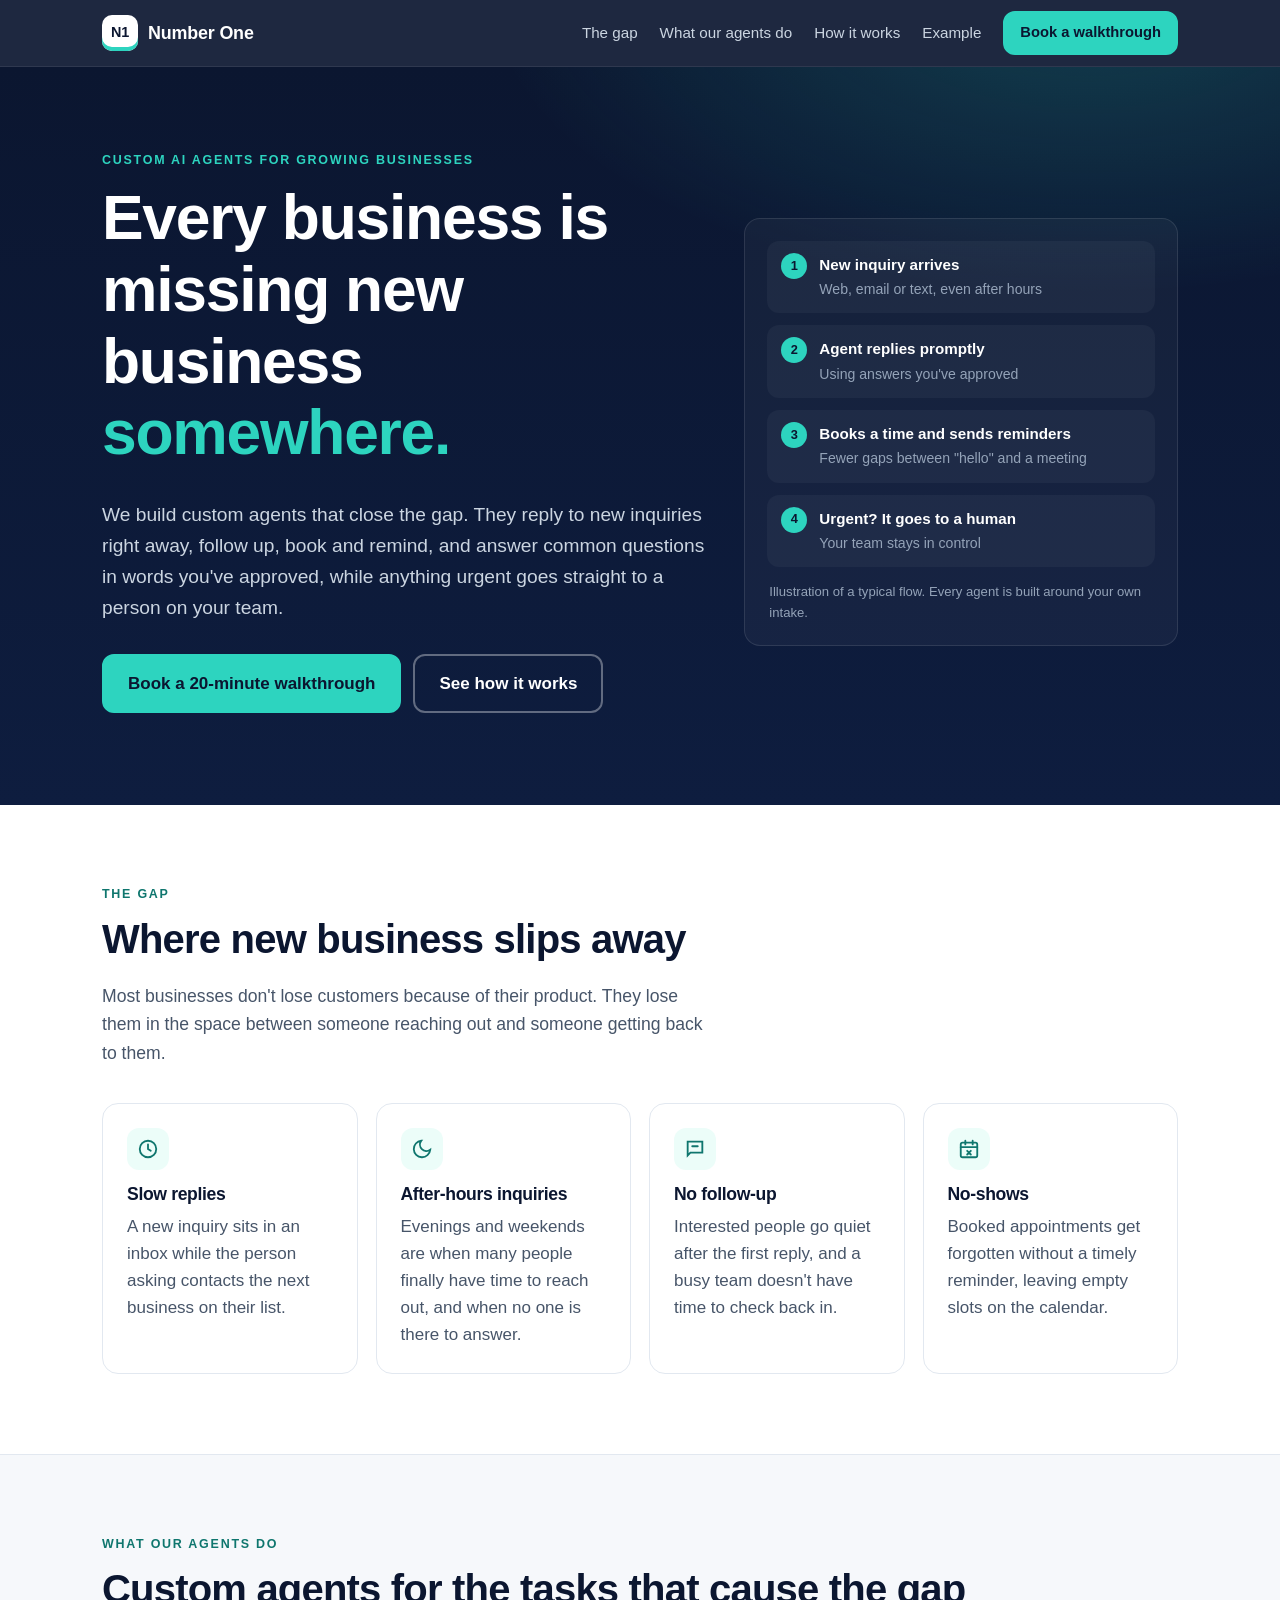
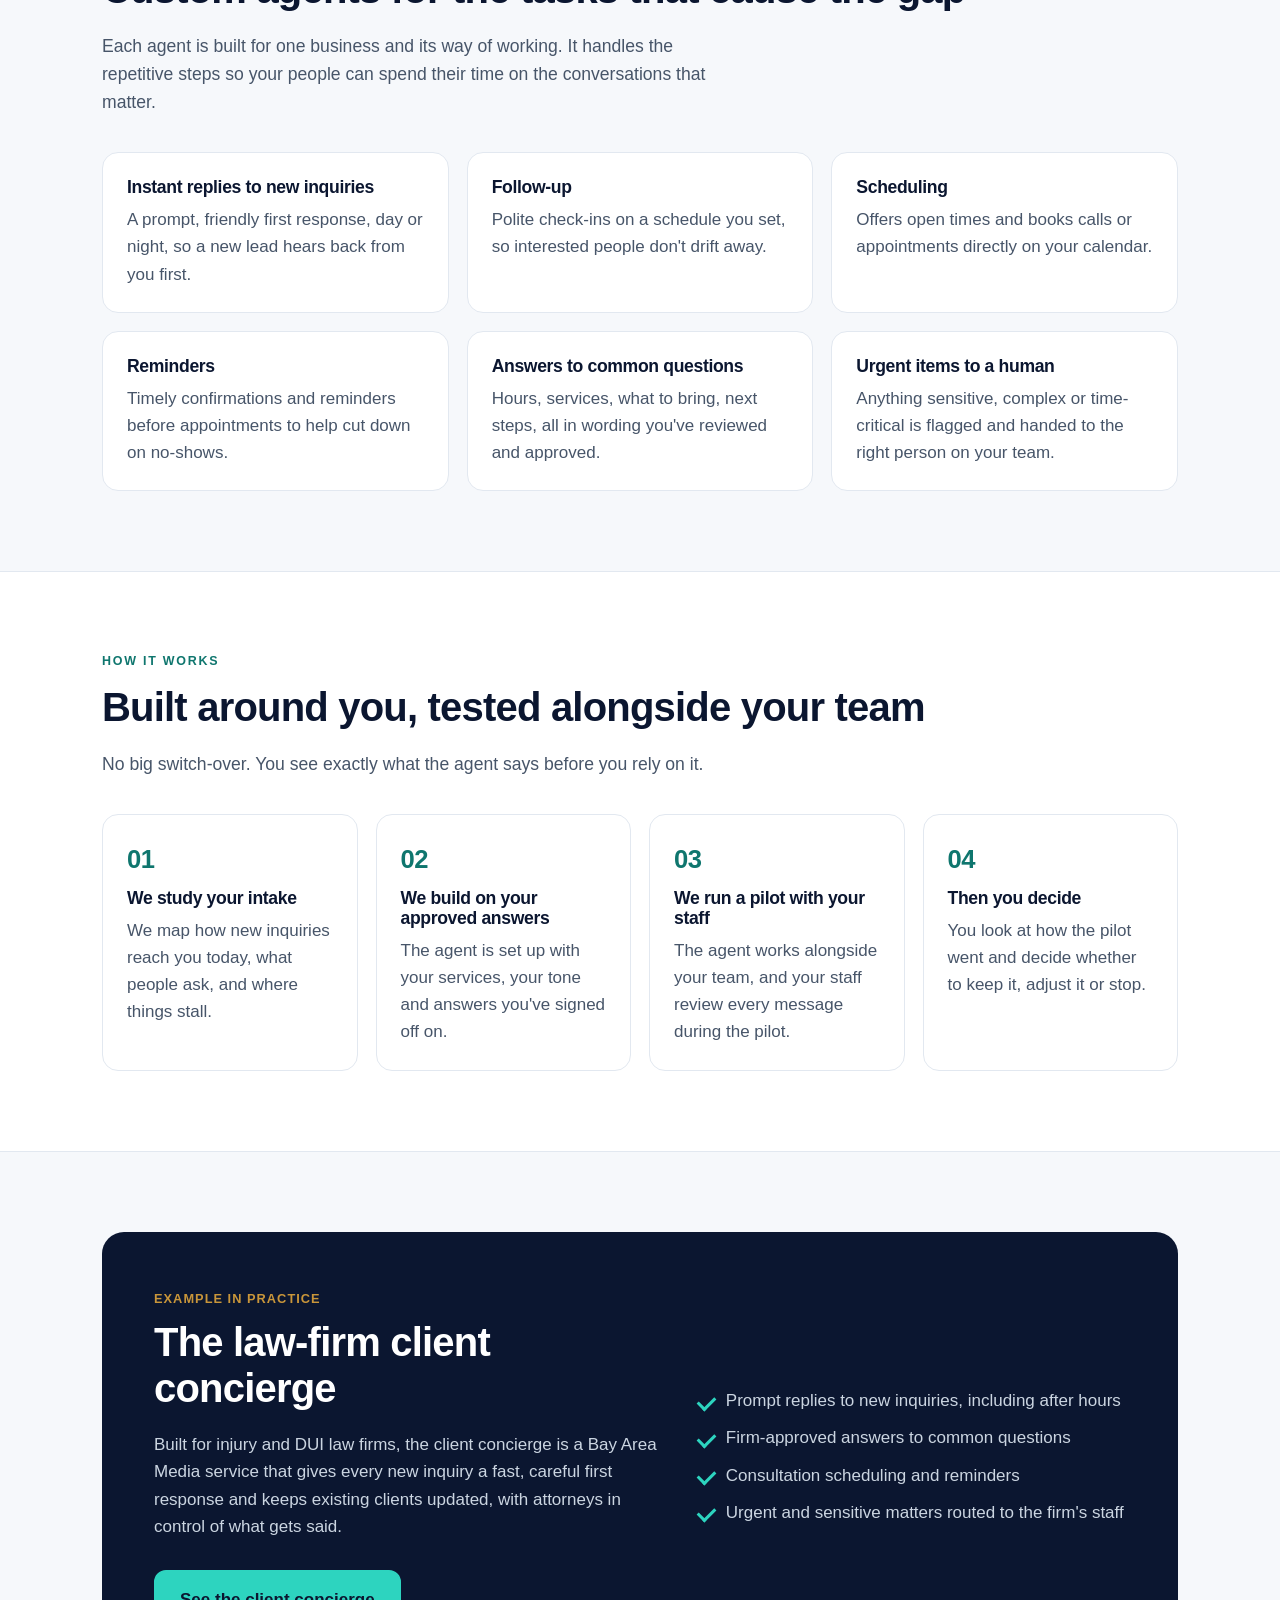
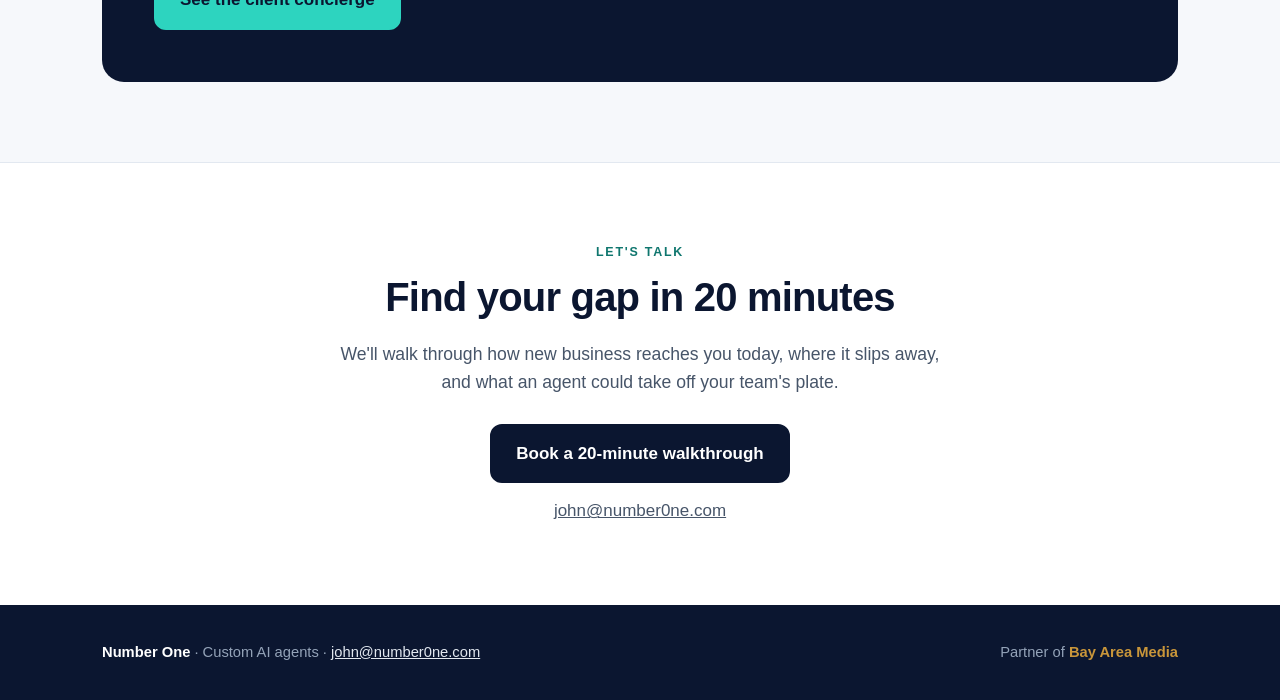
<file: index.html>
<!doctype html>
<html lang="en">
<head>
<meta charset="utf-8">
<meta name="viewport" content="width=device-width,initial-scale=1">
<title>Number One | Custom AI agents that close the gap on new business</title>
<meta name="description" content="Every business is missing new business somewhere. Number One builds custom AI agents for instant replies, follow-up, scheduling, reminders and owner-approved answers, with urgent items routed to your team.">
<link rel="canonical" href="https://number0ne.com/">
<meta name="theme-color" content="#0b1630">
<meta property="og:type" content="website">
<meta property="og:site_name" content="Number One">
<meta property="og:title" content="Number One | Custom AI agents that close the gap">
<meta property="og:description" content="Every business is missing new business somewhere. We build custom agents that close the gap.">
<meta property="og:url" content="https://number0ne.com/">
<meta property="og:image" content="https://number0ne.com/assets/og-image.png">
<meta property="og:image:width" content="1200"><meta property="og:image:height" content="630">
<meta name="twitter:card" content="summary_large_image">
<link rel="icon" href="favicon.svg" type="image/svg+xml">
<link rel="icon" href="favicon-32.png" sizes="32x32">
<link rel="apple-touch-icon" href="apple-touch-icon.png">
<link rel="stylesheet" href="assets/site.css">
<script type="application/ld+json">{"@context":"https://schema.org","@type":"Organization","name":"Number One","url":"https://number0ne.com/","email":"john@number0ne.com","logo":"https://number0ne.com/apple-touch-icon.png","description":"Custom AI agents that automate the tasks where businesses lose new business.","parentOrganization":{"@type":"Organization","name":"Bay Area Media","url":"https://bamedia.agency/"}}</script>
</head>
<body>
<a class="skip" href="#main">Skip to content</a>
<header>
  <div class="wrap nav">
    <a class="brand" href="/" aria-label="Number One home"><span class="mark" aria-hidden="true">N1</span>Number One</a>
    <nav aria-label="Main">
      <a href="#problem">The gap</a>
      <a href="#agents">What our agents do</a>
      <a href="#how">How it works</a>
      <a href="#example">Example</a>
      <a class="btn btn-sm" href="#contact">Book a walkthrough</a>
    </nav>
  </div>
</header>

<main id="main">
<section class="hero" aria-labelledby="h1">
  <div class="wrap hero-grid">
    <div>
      <p class="eyebrow">Custom AI agents for growing businesses</p>
      <h1 id="h1">Every business is missing new business <em>somewhere.</em></h1>
      <p class="lead">We build custom agents that close the gap. They reply to new inquiries right away, follow up, book and remind, and answer common questions in words you've approved, while anything urgent goes straight to a person on your team.</p>
      <div class="cta-row">
        <a class="btn" href="mailto:john@number0ne.com?subject=Book%20a%2020-minute%20walkthrough">Book a 20-minute walkthrough</a>
        <a class="btn btn-ghost" href="#how">See how it works</a>
      </div>
    </div>
    <div class="flow" aria-label="Example of an agent handling a new inquiry">
      <ol>
        <li><span class="dot" aria-hidden="true">1</span><div><strong>New inquiry arrives</strong><span class="s">Web, email or text, even after hours</span></div></li>
        <li><span class="dot" aria-hidden="true">2</span><div><strong>Agent replies promptly</strong><span class="s">Using answers you've approved</span></div></li>
        <li><span class="dot" aria-hidden="true">3</span><div><strong>Books a time and sends reminders</strong><span class="s">Fewer gaps between "hello" and a meeting</span></div></li>
        <li><span class="dot" aria-hidden="true">4</span><div><strong>Urgent? It goes to a human</strong><span class="s">Your team stays in control</span></div></li>
      </ol>
      <p class="cap">Illustration of a typical flow. Every agent is built around your own intake.</p>
    </div>
  </div>
</section>

<section id="problem" aria-labelledby="problem-h">
  <div class="wrap">
    <p class="eyebrow">The gap</p>
    <h2 id="problem-h">Where new business slips away</h2>
    <p class="sub">Most businesses don't lose customers because of their product. They lose them in the space between someone reaching out and someone getting back to them.</p>
    <div class="grid four">
      <div class="card"><div class="icon" aria-hidden="true"><svg viewBox="0 0 24 24" fill="none" stroke="currentColor" stroke-width="2" stroke-linecap="round"><circle cx="12" cy="12" r="9"/><path d="M12 7v5l3 2"/></svg></div><h3>Slow replies</h3><p>A new inquiry sits in an inbox while the person asking contacts the next business on their list.</p></div>
      <div class="card"><div class="icon" aria-hidden="true"><svg viewBox="0 0 24 24" fill="none" stroke="currentColor" stroke-width="2" stroke-linecap="round"><path d="M21 12.8A9 9 0 1 1 11.2 3a7 7 0 0 0 9.8 9.8z"/></svg></div><h3>After-hours inquiries</h3><p>Evenings and weekends are when many people finally have time to reach out, and when no one is there to answer.</p></div>
      <div class="card"><div class="icon" aria-hidden="true"><svg viewBox="0 0 24 24" fill="none" stroke="currentColor" stroke-width="2" stroke-linecap="round"><path d="M4 4h16v12H7l-3 3z"/><path d="M9 9h6"/></svg></div><h3>No follow-up</h3><p>Interested people go quiet after the first reply, and a busy team doesn't have time to check back in.</p></div>
      <div class="card"><div class="icon" aria-hidden="true"><svg viewBox="0 0 24 24" fill="none" stroke="currentColor" stroke-width="2" stroke-linecap="round"><rect x="3" y="5" width="18" height="16" rx="2"/><path d="M3 10h18M8 3v4M16 3v4M10 14l4 4M14 14l-4 4"/></svg></div><h3>No-shows</h3><p>Booked appointments get forgotten without a timely reminder, leaving empty slots on the calendar.</p></div>
    </div>
  </div>
</section>

<section id="agents" class="alt" aria-labelledby="agents-h">
  <div class="wrap">
    <p class="eyebrow">What our agents do</p>
    <h2 id="agents-h">Custom agents for the tasks that cause the gap</h2>
    <p class="sub">Each agent is built for one business and its way of working. It handles the repetitive steps so your people can spend their time on the conversations that matter.</p>
    <div class="grid three">
      <div class="card"><h3>Instant replies to new inquiries</h3><p>A prompt, friendly first response, day or night, so a new lead hears back from you first.</p></div>
      <div class="card"><h3>Follow-up</h3><p>Polite check-ins on a schedule you set, so interested people don't drift away.</p></div>
      <div class="card"><h3>Scheduling</h3><p>Offers open times and books calls or appointments directly on your calendar.</p></div>
      <div class="card"><h3>Reminders</h3><p>Timely confirmations and reminders before appointments to help cut down on no-shows.</p></div>
      <div class="card"><h3>Answers to common questions</h3><p>Hours, services, what to bring, next steps, all in wording you've reviewed and approved.</p></div>
      <div class="card"><h3>Urgent items to a human</h3><p>Anything sensitive, complex or time-critical is flagged and handed to the right person on your team.</p></div>
    </div>
  </div>
</section>

<section id="how" aria-labelledby="how-h">
  <div class="wrap">
    <p class="eyebrow">How it works</p>
    <h2 id="how-h">Built around you, tested alongside your team</h2>
    <p class="sub">No big switch-over. You see exactly what the agent says before you rely on it.</p>
    <div class="steps">
      <div class="step"><h3>We study your intake</h3><p>We map how new inquiries reach you today, what people ask, and where things stall.</p></div>
      <div class="step"><h3>We build on your approved answers</h3><p>The agent is set up with your services, your tone and answers you've signed off on.</p></div>
      <div class="step"><h3>We run a pilot with your staff</h3><p>The agent works alongside your team, and your staff review every message during the pilot.</p></div>
      <div class="step"><h3>Then you decide</h3><p>You look at how the pilot went and decide whether to keep it, adjust it or stop.</p></div>
    </div>
  </div>
</section>

<section id="example" class="alt" aria-labelledby="example-h">
  <div class="wrap">
    <div class="example">
      <div>
        <span class="tag">Example in practice</span>
        <h2 id="example-h">The law-firm client concierge</h2>
        <p>Built for injury and DUI law firms, the client concierge is a Bay Area Media service that gives every new inquiry a fast, careful first response and keeps existing clients updated, with attorneys in control of what gets said.</p>
        <div class="cta-row"><a class="btn" href="https://bamedia.agency/law/">See the client concierge</a></div>
      </div>
      <ul>
        <li>Prompt replies to new inquiries, including after hours</li>
        <li>Firm-approved answers to common questions</li>
        <li>Consultation scheduling and reminders</li>
        <li>Urgent and sensitive matters routed to the firm's staff</li>
      </ul>
    </div>
  </div>
</section>

<section id="contact" class="contact" aria-labelledby="contact-h">
  <div class="wrap narrow">
    <p class="eyebrow">Let's talk</p>
    <h2 id="contact-h">Find your gap in 20 minutes</h2>
    <p class="sub">We'll walk through how new business reaches you today, where it slips away, and what an agent could take off your team's plate.</p>
    <a class="btn btn-dark" href="mailto:john@number0ne.com?subject=Book%20a%2020-minute%20walkthrough">Book a 20-minute walkthrough</a>
    <a class="mail" href="mailto:john@number0ne.com">john@number0ne.com</a>
  </div>
</section>
</main>

<footer>
  <div class="wrap row">
    <div><strong style="color:#fff">Number One</strong> &middot; Custom AI agents &middot; <a href="mailto:john@number0ne.com">john@number0ne.com</a></div>
    <div class="partner">Partner of <a href="https://bamedia.agency/">Bay Area Media</a></div>
  </div>
</footer>
</body>
</html>
</file>
<file: assets/site.css>
:root{--ink:#0b1630;--ink2:#14244a;--text:#0f172a;--slate:#475569;--slate2:#64748b;--line:#e2e8f0;--bg:#f6f8fb;--teal:#2dd4bf;--teal-d:#0f766e;--gold:#c9963a;--r:16px}
*{box-sizing:border-box}
html{scroll-behavior:smooth;-webkit-text-size-adjust:100%}
@media(prefers-reduced-motion:reduce){html{scroll-behavior:auto}*{transition:none!important}}
body{margin:0;font-family:-apple-system,BlinkMacSystemFont,"Segoe UI",Roboto,"Helvetica Neue",Arial,sans-serif;color:var(--text);background:#fff;line-height:1.6;font-size:17px}
h1,h2,h3{line-height:1.15;margin:0 0 .5em;letter-spacing:-.02em}
h1{font-size:clamp(2.2rem,6vw,3.9rem);font-weight:800}
h2{font-size:clamp(1.7rem,3.8vw,2.5rem);font-weight:800;color:var(--ink)}
h3{font-size:1.1rem;color:var(--ink)}
p{margin:0 0 1em}
a{color:var(--teal-d)}
:focus-visible{outline:3px solid var(--teal);outline-offset:3px;border-radius:6px}
.wrap{max-width:1120px;margin:0 auto;padding:0 22px}
.narrow{max-width:760px}
.skip{position:absolute;left:-999px}.skip:focus{left:10px;top:10px;background:#fff;padding:8px 12px;z-index:9}
header{position:sticky;top:0;z-index:5;background:rgba(11,22,48,.92);backdrop-filter:saturate(1.4) blur(10px);border-bottom:1px solid rgba(255,255,255,.08)}
.nav{display:flex;align-items:center;justify-content:space-between;gap:12px;min-height:66px}
.brand{display:flex;align-items:center;gap:10px;font-weight:800;color:#fff;text-decoration:none;font-size:1.12rem;letter-spacing:-.01em}
.mark{display:inline-grid;place-items:center;width:36px;height:36px;border-radius:10px;background:#fff;color:var(--ink);font-size:.9rem;font-weight:800;box-shadow:inset 0 -4px 0 var(--teal)}
nav{display:flex;align-items:center;gap:22px}
nav a{color:#cbd5e1;text-decoration:none;font-size:.95rem}
nav a:hover{color:#fff}
nav a:not(.btn){display:none}
@media(min-width:860px){nav a:not(.btn){display:inline}}
.btn{display:inline-block;background:var(--teal);color:var(--ink);text-decoration:none;font-weight:700;padding:14px 24px;border-radius:12px;border:2px solid var(--teal);transition:transform .15s,background .15s}
.btn:hover{background:#5eead4;border-color:#5eead4;transform:translateY(-1px)}
.btn-sm{padding:8px 15px;font-size:.92rem}
.btn-ghost{background:transparent;color:#fff;border-color:rgba(255,255,255,.35)}
.btn-ghost:hover{background:rgba(255,255,255,.08);border-color:#fff}
.btn-dark{background:var(--ink);border-color:var(--ink);color:#fff}
.btn-dark:hover{background:var(--ink2);border-color:var(--ink2)}
.hero{background:radial-gradient(1000px 500px at 85% -10%,rgba(45,212,191,.22),transparent 60%),linear-gradient(180deg,var(--ink) 0%,#0e1d3f 100%);color:#e2e8f0;padding:84px 0 92px;overflow:hidden}
.hero h1{color:#fff;max-width:15ch}
.hero h1 em{font-style:normal;color:var(--teal)}
.hero .lead{font-size:1.2rem;color:#cbd5e1;max-width:60ch}
.eyebrow{text-transform:uppercase;letter-spacing:.14em;font-size:.78rem;font-weight:700;color:var(--teal-d);margin-bottom:.9em}
.hero .eyebrow{color:var(--teal)}
.cta-row{display:flex;flex-wrap:wrap;gap:12px;margin:1.8em 0 0}
.hero-grid{display:grid;gap:40px;align-items:center}
@media(min-width:960px){.hero-grid{grid-template-columns:1.25fr .9fr}}
.flow{background:rgba(255,255,255,.04);border:1px solid rgba(255,255,255,.1);border-radius:var(--r);padding:22px;font-size:.95rem}
.flow ol{list-style:none;margin:0;padding:0;display:grid;gap:12px}
.flow li{display:flex;gap:12px;align-items:flex-start;background:rgba(255,255,255,.04);border-radius:12px;padding:12px 14px}
.flow .dot{flex:0 0 auto;width:26px;height:26px;border-radius:50%;display:grid;place-items:center;background:var(--teal);color:var(--ink);font-weight:800;font-size:.8rem}
.flow strong{color:#fff;display:block}
.flow span.s{color:#94a3b8;font-size:.88rem}
.flow .cap{margin:14px 2px 0;color:#94a3b8;font-size:.82rem}
section{padding:80px 0}
.alt{background:var(--bg);border-top:1px solid var(--line);border-bottom:1px solid var(--line)}
.sub{color:var(--slate);font-size:1.1rem;max-width:62ch}
.grid{display:grid;gap:18px;margin-top:36px}
@media(min-width:700px){.grid.two{grid-template-columns:1fr 1fr}.grid.three{grid-template-columns:repeat(2,1fr)}}
@media(min-width:1000px){.grid.three{grid-template-columns:repeat(3,1fr)}.grid.four{grid-template-columns:repeat(4,1fr)}}
@media(min-width:700px) and (max-width:999px){.grid.four{grid-template-columns:1fr 1fr}}
.card{background:#fff;border:1px solid var(--line);border-radius:var(--r);padding:24px}
.card p{color:var(--slate);margin:0}
.icon{width:42px;height:42px;border-radius:12px;display:grid;place-items:center;background:#ecfdf9;color:var(--teal-d);margin-bottom:14px}
.icon svg{width:22px;height:22px}
.steps{counter-reset:s;display:grid;gap:18px;margin-top:36px}
@media(min-width:900px){.steps{grid-template-columns:repeat(4,1fr)}}
.step{position:relative;padding:24px;border-radius:var(--r);background:#fff;border:1px solid var(--line)}
.step::before{counter-increment:s;content:"0" counter(s);display:block;font-weight:800;font-size:1.6rem;color:var(--teal-d);margin-bottom:8px;letter-spacing:-.02em}
.step p{color:var(--slate);margin:0}
.example{display:grid;gap:30px;align-items:center;background:var(--ink);color:#cbd5e1;border-radius:22px;padding:40px 30px}
@media(min-width:900px){.example{grid-template-columns:1.2fr 1fr;padding:52px}}
.example h2{color:#fff}
.example ul{margin:0;padding:0;list-style:none;display:grid;gap:10px}
.example li{padding-left:28px;position:relative}
.example li::before{content:"";position:absolute;left:0;top:.5em;width:14px;height:8px;border-left:3px solid var(--teal);border-bottom:3px solid var(--teal);transform:rotate(-45deg)}
.tag{display:inline-block;font-size:.8rem;font-weight:700;color:var(--gold);letter-spacing:.08em;text-transform:uppercase;margin-bottom:10px}
.contact{text-align:center}
.contact .sub{margin:0 auto 1.6em}
.mail{display:block;margin-top:14px;color:var(--slate)}
footer{background:var(--ink);color:#94a3b8;padding:36px 0;font-size:.92rem}
footer .row{display:flex;flex-wrap:wrap;gap:14px;justify-content:space-between;align-items:center}
footer a{color:#e2e8f0}
footer .partner a{color:var(--gold);font-weight:600;text-decoration:none}
footer .partner a:hover{text-decoration:underline}
</file>
